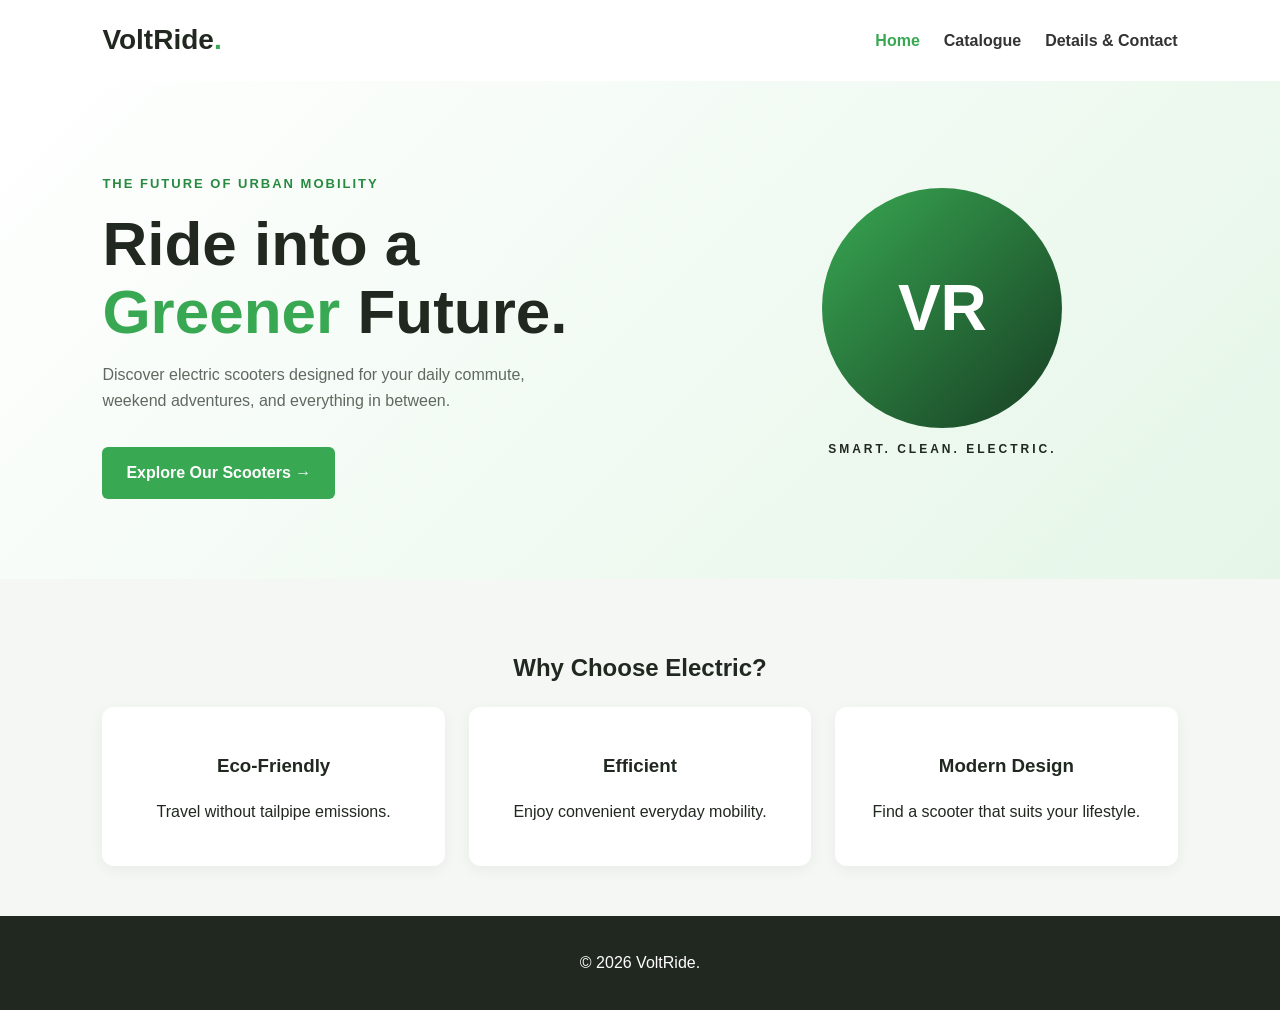
<file: index.html>
<!DOCTYPE html>
<html lang="en">
<head>
    <meta charset="UTF-8">
    <meta name="viewport" content="width=device-width, initial-scale=1.0">
    <title>VoltRide | Home</title>
    <link rel="stylesheet" href="style.css">
</head>
<body>

    <header class="header">
        <a href="index.html" class="logo">VoltRide<span>.</span></a>

        <nav class="topnav">
            <a href="index.html" class="active">Home</a>
            <a href="catalogue.html">Catalogue</a>
            <a href="details.html">Details & Contact</a>
        </nav>
    </header>

    <main>
        <section class="hero">
            <div class="hero-content">
                <p class="eyebrow">THE FUTURE OF URBAN MOBILITY</p>

                <h1>Ride into a <span>Greener</span> Future.</h1>

                <p class="hero-text">
                    Discover electric scooters designed for your daily
                    commute, weekend adventures, and everything in between.
                </p>

                <a href="catalogue.html" class="btn">
                    Explore Our Scooters →
                </a>
            </div>

            <div class="hero-visual">
                <div class="hero-circle">VR</div>
                <p>SMART. CLEAN. ELECTRIC.</p>
            </div>
        </section>

        <section class="features">
            <h2>Why Choose Electric?</h2>

            <div class="feature-container">
                <article class="feature-card">
                    <h3>Eco-Friendly</h3>
                    <p>Travel without tailpipe emissions.</p>
                </article>

                <article class="feature-card">
                    <h3>Efficient</h3>
                    <p>Enjoy convenient everyday mobility.</p>
                </article>

                <article class="feature-card">
                    <h3>Modern Design</h3>
                    <p>Find a scooter that suits your lifestyle.</p>
                </article>
            </div>
        </section>
    </main>

    <footer>
        <p>&copy; 2026 VoltRide.</p>
    </footer>

</body>
</html>
</file>
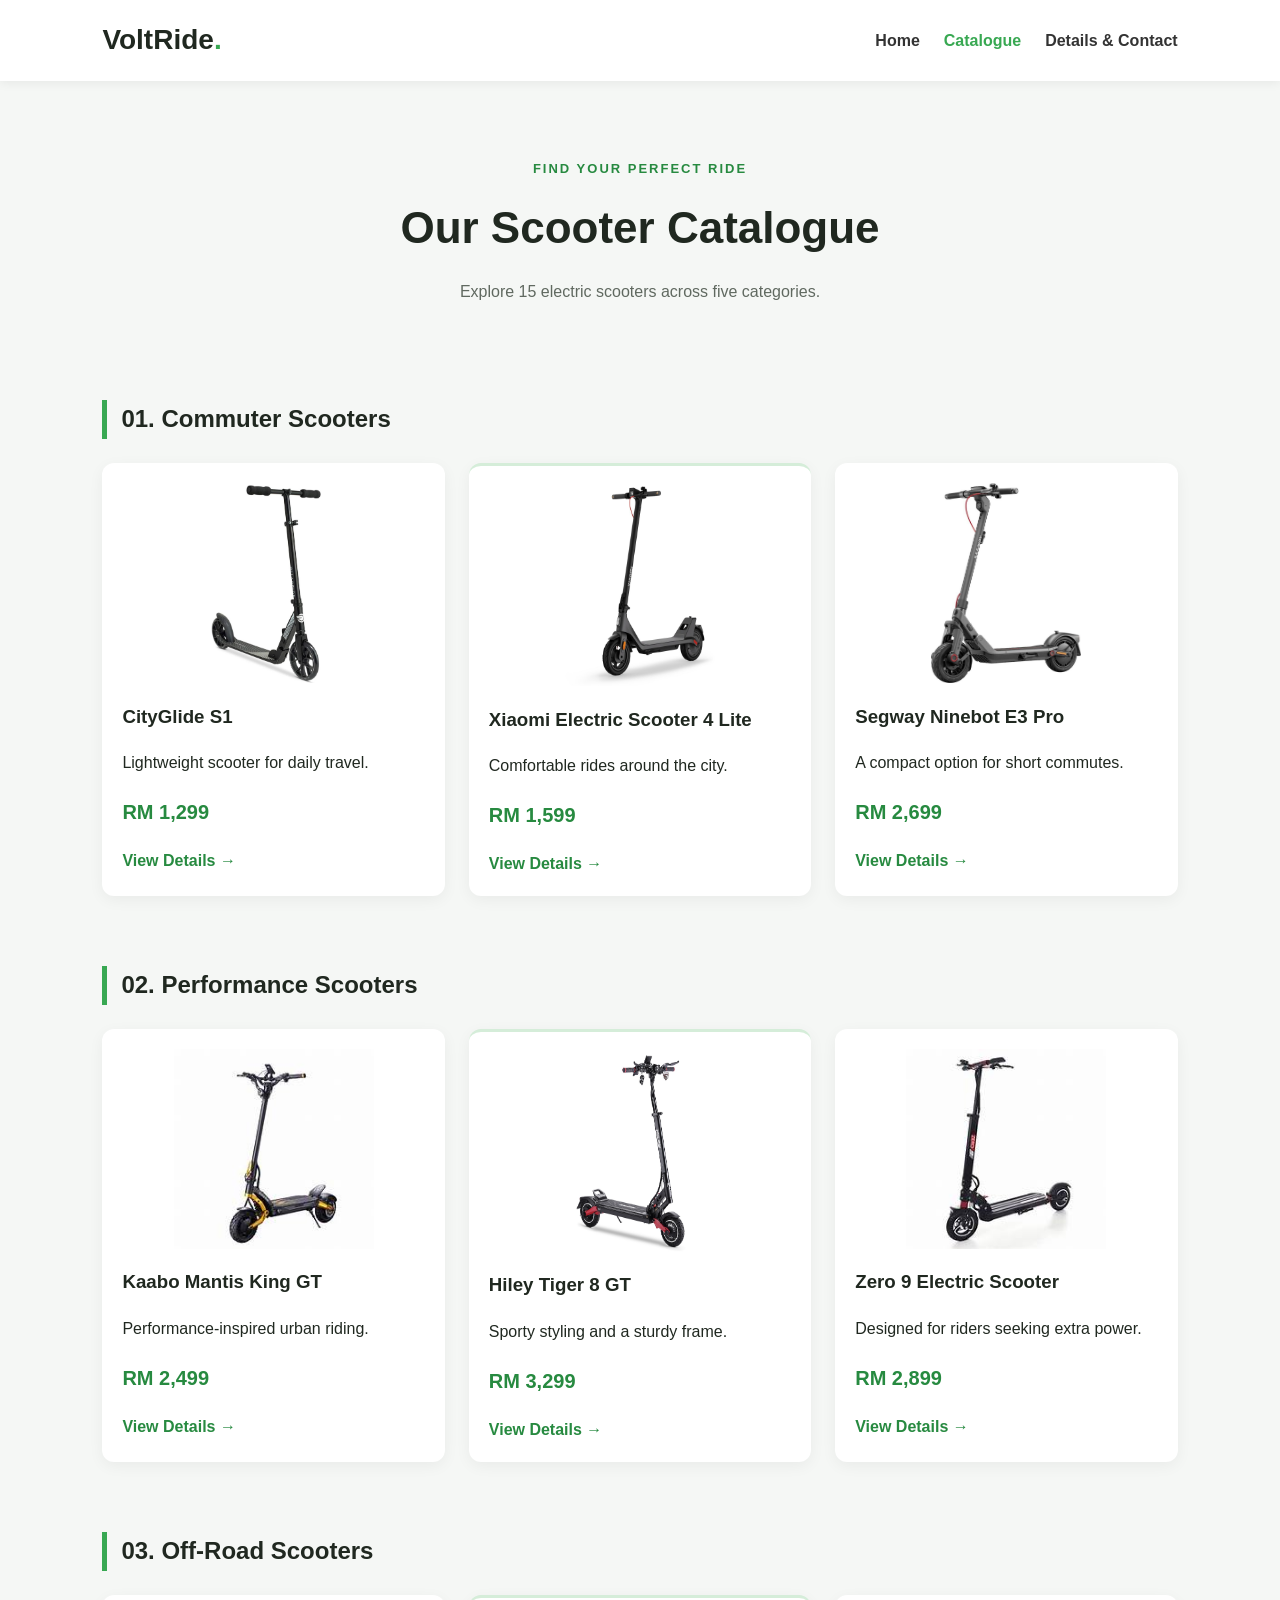
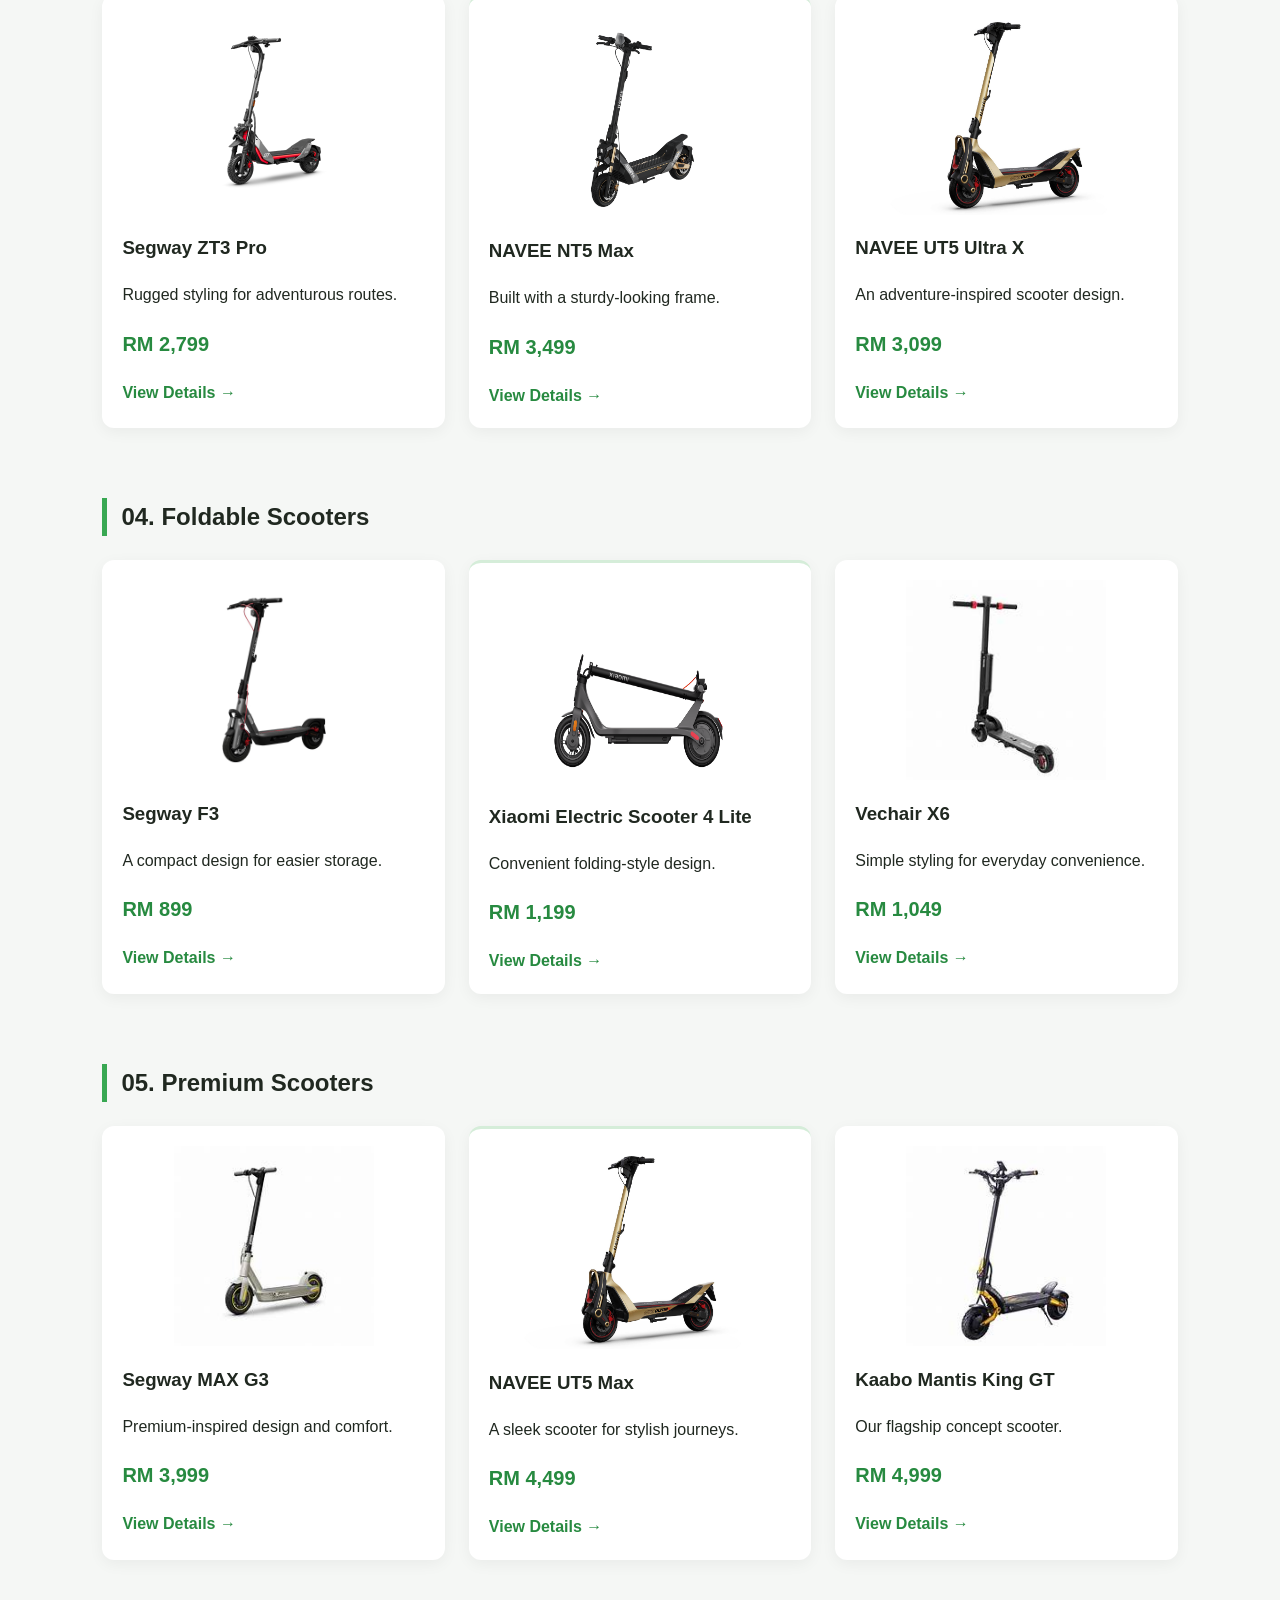
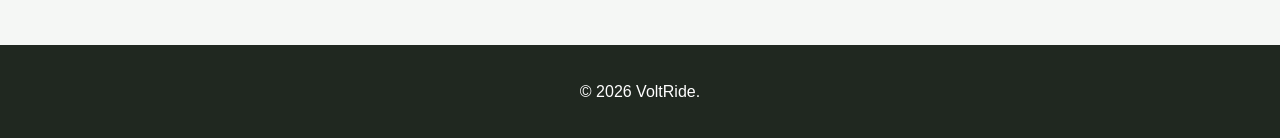
<file: catalogue.html>
<!DOCTYPE html>
<html lang="en">
<head>
    <meta charset="UTF-8">
    <meta name="viewport" content="width=device-width, initial-scale=1.0">
    <title>VoltRide | Catalogue</title>
    <link rel="stylesheet" href="style.css">
</head>
<body>

    <header class="header">
        <a href="index.html" class="logo">VoltRide<span>.</span></a>

        <nav class="topnav">
            <a href="index.html">Home</a>
            <a href="catalogue.html" class="active">Catalogue</a>
            <a href="details.html">Details & Contact</a>
        </nav>
    </header>

    <main class="catalogue-page">
        <section class="page-heading">
            <p class="eyebrow">FIND YOUR PERFECT RIDE</p>
            <h1>Our Scooter Catalogue</h1>
            <p>Explore 15 electric scooters across five categories.</p>
        </section>

       
        <section class="product-category" id="commuter">
            <h2>01. Commuter Scooters</h2>
            <div class="product-grid">

                <article class="product-card">
                    <div class="product-image">
                        <img src="cityglide.jpg" alt="City Glide S1" width="150" height="200">
                    </div>
                    <h3><a href="details.html#vr101">CityGlide S1</a></h3>
                    <p>Lightweight scooter for daily travel.</p>
                    <p class="price">RM 1,299</p>
                    <a class="product-link" href="details.html#vr101">View Details →</a>
                </article>

                <article class="product-card">
                    <div class="product-image">
                        <img src="xiaomi.jpg" alt="Xiaomi Electric Scooter 4 Lite" width="150" height="200">
                    </div>
                    <h3><a href="details.html#vr102">Xiaomi Electric Scooter 4 Lite</a></h3>
                    <p>Comfortable rides around the city.</p>
                    <p class="price">RM 1,599</p>
                    <a class="product-link" href="details.html#vr102">View Details →</a>
                </article>

                <article class="product-card">
                    <div class="product-image">
                        <img src="segway.jpg" alt="Segway Ninebot E3 Pro" width="150" height="200">
                    </div>
                    <h3><a href="details.html#vr103">Segway Ninebot E3 Pro</a></h3>
                    <p>A compact option for short commutes.</p>
                    <p class="price">RM 2,699</p>
                    <a class="product-link" href="details.html#vr103">View Details →</a>
                </article>

            </div>
        </section>

      
        <section class="product-category" id="performance">
            <h2>02. Performance Scooters</h2>
            <div class="product-grid">

                <article class="product-card">
                    <div class="product-image">
                        <img src="mantis.jpg" alt="Kaabo Mantis King GT" width="200" height="200">
                    </div>
                    <h3><a href="details.html#vr201">Kaabo Mantis King GT</a></h3>
                    <p>Performance-inspired urban riding.</p>
                    <p class="price">RM 2,499</p>
                    <a class="product-link" href="details.html#vr201">View Details →</a>
                </article>

                <article class="product-card">
                    <div class="product-image">
                        <img src="hiley.jpg" alt="Hiley Tiger 8 GT" width="225" height="200">
                    </div>
                    <h3><a href="details.html#vr202">Hiley Tiger 8 GT</a></h3>
                    <p>Sporty styling and a sturdy frame.</p>
                    <p class="price">RM 3,299</p>
                    <a class="product-link" href="details.html#vr202">View Details →</a>
                </article>

                <article class="product-card">
                   <div class="product-image">
                        <img src="zero.jpg" alt="Zero 9 Electric Scooter" width="200" height="200">
                    </div>
                    <h3><a href="details.html#vr203">Zero 9 Electric Scooter</a></h3>
                    <p>Designed for riders seeking extra power.</p>
                    <p class="price">RM 2,899</p>
                    <a class="product-link" href="details.html#vr203">View Details →</a>
                </article>

            </div>
        </section>

      
        <section class="product-category" id="offroad">
            <h2>03. Off-Road Scooters</h2>
            <div class="product-grid">

                <article class="product-card">
                    <div class="product-image">
                        <img src="zt3.png" alt="Segway ZT3 Pro" width="200" height="200">
                    </div>
                    <h3><a href="details.html#vr301">Segway ZT3 Pro</a></h3>
                    <p>Rugged styling for adventurous routes.</p>
                    <p class="price">RM 2,799</p>
                    <a class="product-link" href="details.html#vr301">View Details →</a>
                </article>

                <article class="product-card">
                    <div class="product-image">
                        <img src="nt5.png" alt="NAVEE NT5 Max" width="295" height="200">
                    </div>
                    <h3><a href="details.html#vr302">NAVEE NT5 Max</a></h3>
                    <p>Built with a sturdy-looking frame.</p>
                    <p class="price">RM 3,499</p>
                    <a class="product-link" href="details.html#vr302">View Details →</a>
                </article>

                <article class="product-card">
                    <div class="product-image">
                        <img src="ut5.jpg" alt="NAVEE UT5 Ultra X" width="250" height="200">
                    </div>
                    <h3><a href="details.html#vr303">NAVEE UT5 Ultra X</a></h3>
                    <p>An adventure-inspired scooter design.</p>
                    <p class="price">RM 3,099</p>
                    <a class="product-link" href="details.html#vr303">View Details →</a>
                </article>

            </div>
        </section>

       
        <section class="product-category" id="foldable">
            <h2>04. Foldable Scooters</h2>
            <div class="product-grid">

                <article class="product-card">
                    <div class="product-image">
                        <img src="f3.jpg" alt="Segway F3" width="200" height="200">
                    </div>
                    <h3><a href="details.html#vr401">Segway F3</a></h3>
                    <p>A compact design for easier storage.</p>
                    <p class="price">RM 899</p>
                    <a class="product-link" href="details.html#vr401">View Details →</a>
                </article>

                <article class="product-card">
                    <div class="product-image">
                        <img src="2nd.png" alt="Xiaomi Electric Scooter 4 Lite" width="260" height="200">
                    </div>
                    <h3><a href="details.html#vr402">Xiaomi Electric Scooter 4 Lite</a></h3>
                    <p>Convenient folding-style design.</p>
                    <p class="price">RM 1,199</p>
                    <a class="product-link" href="details.html#vr402">View Details →</a>
                </article>

                <article class="product-card">
                    <div class="product-image">
                        <img src="x6.jpg" alt="Vechair X6" width="200" height="200">
                    </div>
                    <h3><a href="details.html#vr403">Vechair X6</a></h3>
                    <p>Simple styling for everyday convenience.</p>
                    <p class="price">RM 1,049</p>
                    <a class="product-link" href="details.html#vr403">View Details →</a>
                </article>

            </div>
        </section>

        <!-- Category 5 -->
        <section class="product-category" id="premium">
            <h2>05. Premium Scooters</h2>
            <div class="product-grid">

                <article class="product-card">
                    <div class="product-image">
                        <img src="max3.jpg" alt="Segway MAX G3" width="200" height="200">
                    </div>
                    <h3><a href="details.html#vr501">Segway MAX G3</a></h3>
                    <p>Premium-inspired design and comfort.</p>
                    <p class="price">RM 3,999</p>
                    <a class="product-link" href="details.html#vr501">View Details →</a>
                </article>

                <article class="product-card">
                    <div class="product-image">
                        <img src="ut5.jpg" alt="NAVEE UT5 Max" width="250" height="200">
                    </div>
                    <h3><a href="details.html#vr502">NAVEE UT5 Max</a></h3>
                    <p>A sleek scooter for stylish journeys.</p>
                    <p class="price">RM 4,499</p>
                    <a class="product-link" href="details.html#vr502">View Details →</a>
                </article>

                <article class="product-card">
                    <div class="product-image">
                        <img src="mantis.jpg" alt="Kaabo Mantis King GT" width="200" height="200">
                    </div>
                    <h3><a href="details.html#vr503">Kaabo Mantis King GT</a></h3>
                    <p>Our flagship concept scooter.</p>
                    <p class="price">RM 4,999</p>
                    <a class="product-link" href="details.html#vr503">View Details →</a>
                </article>

            </div>
        </section>

        
    </main>

    <footer>
        <p>&copy; 2026 VoltRide.</p>
    </footer>

</body>
</html>
</file>
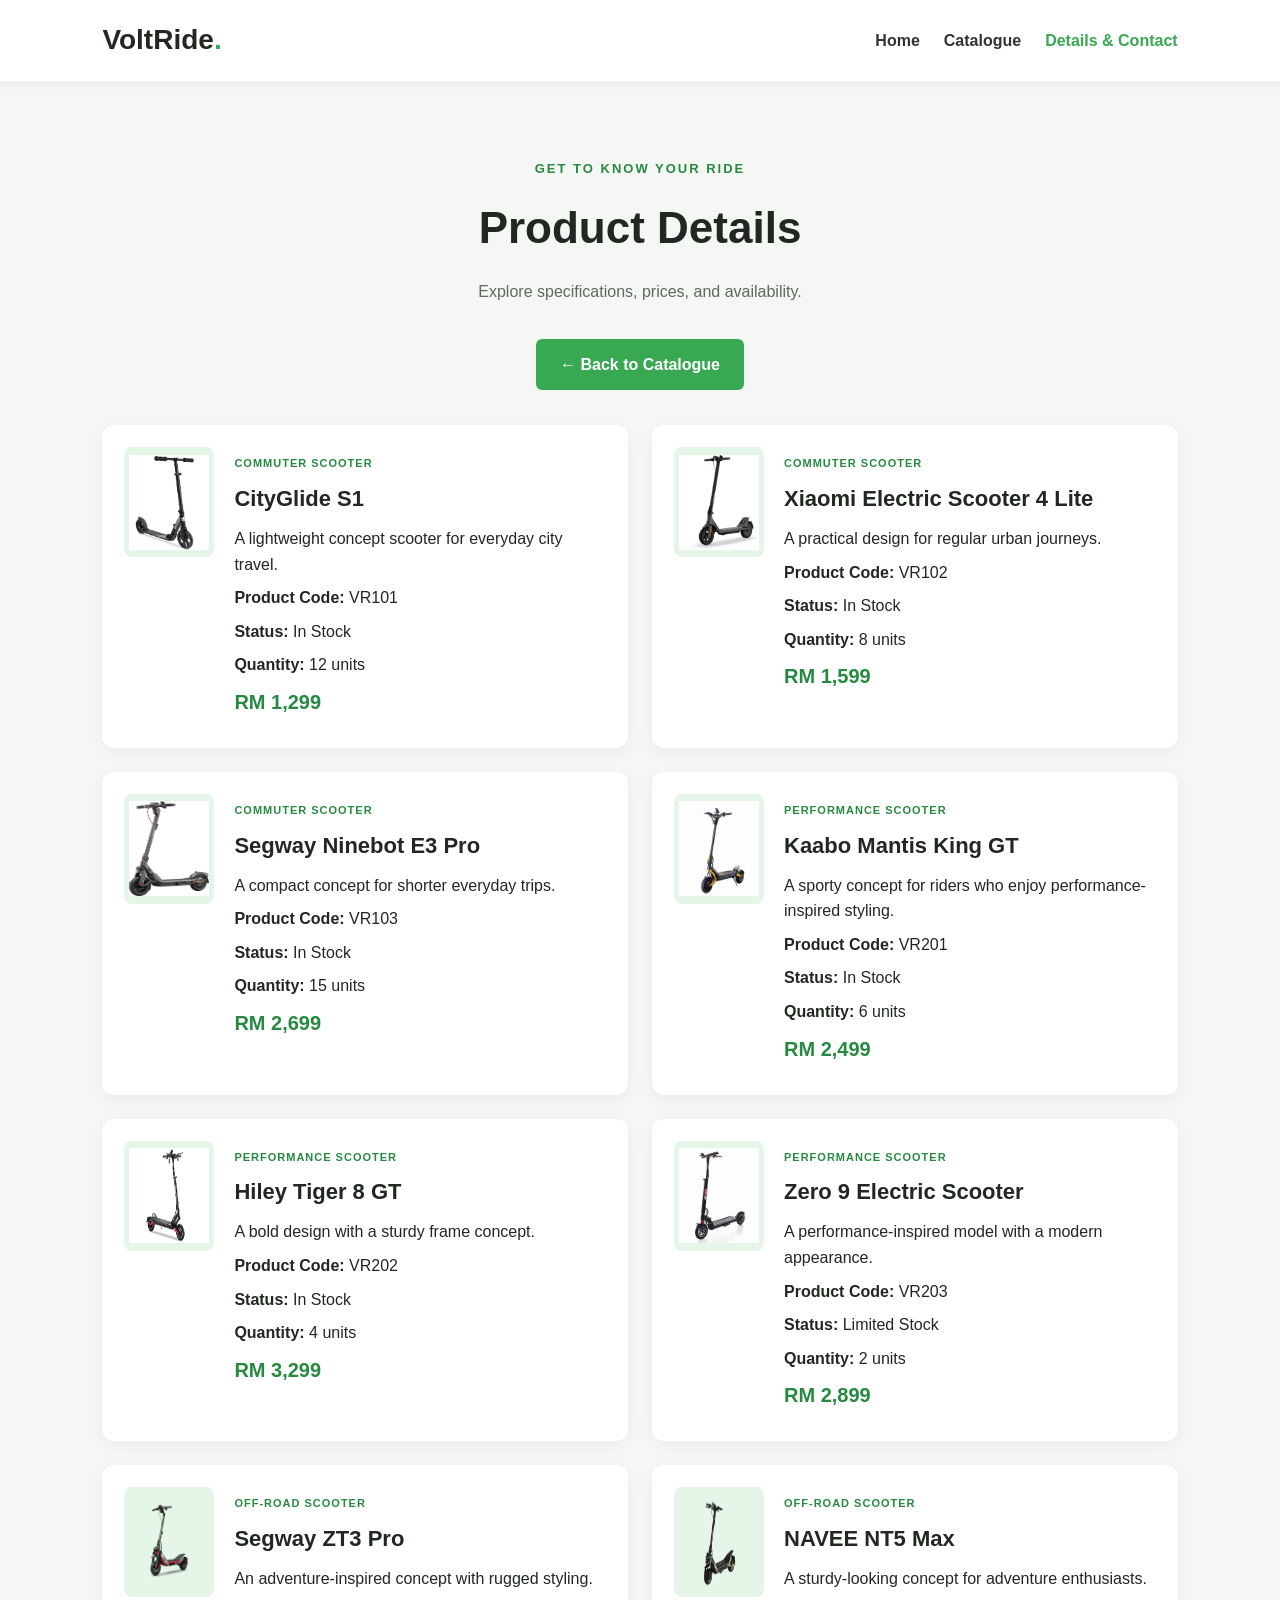
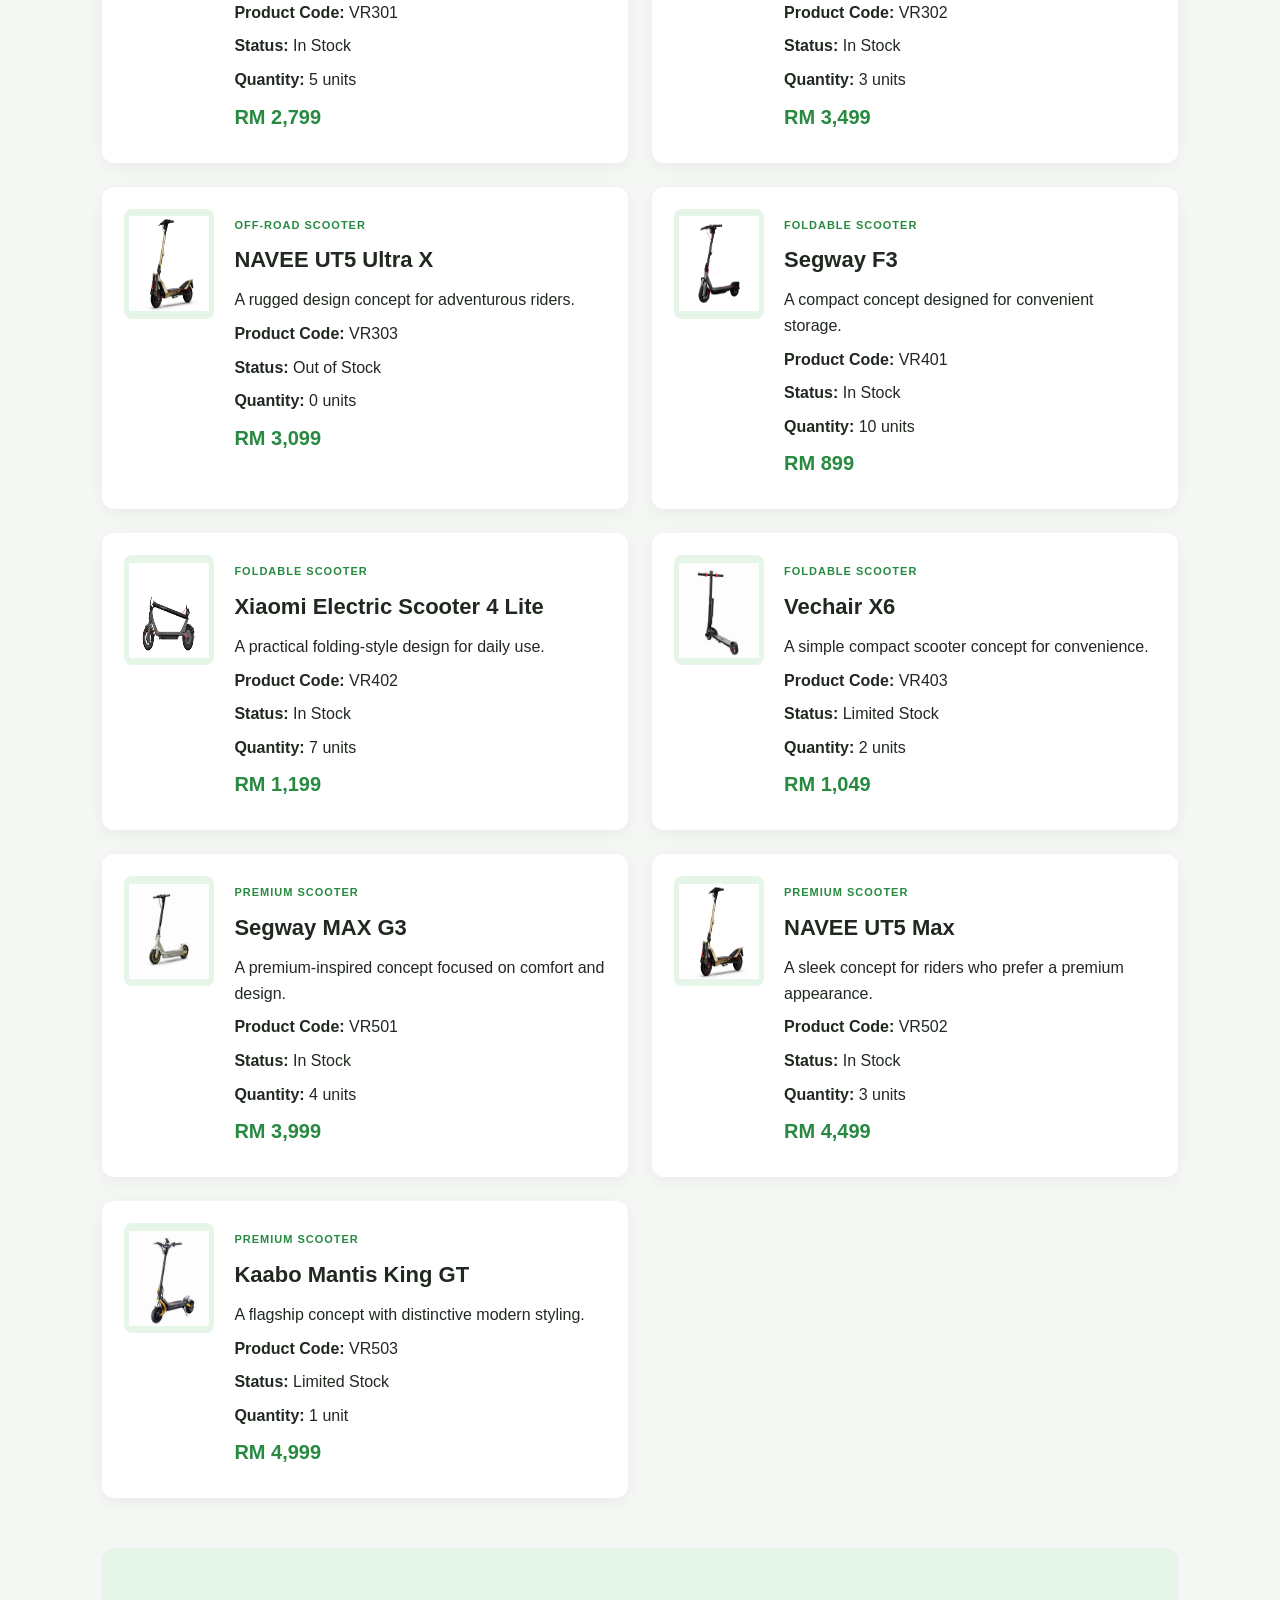
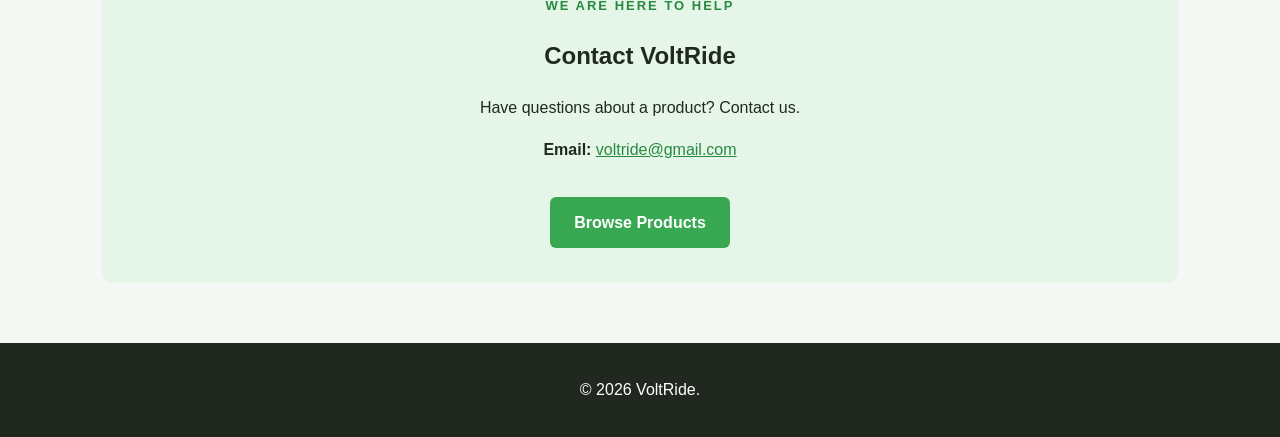
<file: details.html>
<!DOCTYPE html>
<html lang="en">
<head>
    <meta charset="UTF-8">
    <meta name="viewport" content="width=device-width, initial-scale=1.0">
    <title>VoltRide | Product Details</title>
    <link rel="stylesheet" href="style.css">
</head>
<body>

    <header class="header">
        <a href="index.html" class="logo">VoltRide<span>.</span></a>

        <nav class="topnav">
            <a href="index.html">Home</a>
            <a href="catalogue.html">Catalogue</a>
            <a href="details.html" class="active">Details & Contact</a>
        </nav>
    </header>

    <main class="details-page">
        <section class="page-heading">
            <p class="eyebrow">GET TO KNOW YOUR RIDE</p>
            <h1>Product Details</h1>
            <p>Explore specifications, prices, and availability.</p>
            <a href="catalogue.html" class="btn">← Back to Catalogue</a>
        </section>

        <section class="details-grid">

            <article class="detail-card" id="vr101">
                <div class="detail-picture">
                    <img src="cityglide.jpg" alt="CityGlide" width="80" height="95">
                </div>
                <div class="detail-info">
                    <p class="eyebrow">COMMUTER SCOOTER</p>
                    <h2>CityGlide S1</h2>
                    <p>A lightweight concept scooter for everyday city travel.</p>
                    <p><strong>Product Code:</strong> VR101</p>
                    <p><strong>Status:</strong> In Stock</p>
                    <p><strong>Quantity:</strong> 12 units</p>
                    <p class="price">RM 1,299</p>
                </div>
            </article>

            <article class="detail-card" id="vr102">
                <div class="detail-picture">
                    <img src="xiaomi.jpg" alt="Xiaomi Electric Scooter 4 Lite" width="80" height="95">
                </div>
                <div class="detail-info">
                    <p class="eyebrow">COMMUTER SCOOTER</p>
                    <h2>Xiaomi Electric Scooter 4 Lite</h2>
                    <p>A practical design for regular urban journeys.</p>
                    <p><strong>Product Code:</strong> VR102</p>
                    <p><strong>Status:</strong> In Stock</p>
                    <p><strong>Quantity:</strong> 8 units</p>
                    <p class="price">RM 1,599</p>
                </div>
            </article>

            <article class="detail-card" id="vr103">
                <div class="detail-picture">
                    <img src="segway.jpg" alt="Segway Ninebot E3 Pro" width="80" height="95">
                </div>
                <div class="detail-info">
                    <p class="eyebrow">COMMUTER SCOOTER</p>
                    <h2>Segway Ninebot E3 Pro</h2>
                    <p>A compact concept for shorter everyday trips.</p>
                    <p><strong>Product Code:</strong> VR103</p>
                    <p><strong>Status:</strong> In Stock</p>
                    <p><strong>Quantity:</strong> 15 units</p>
                    <p class="price">RM 2,699</p>
                </div>
            </article>


            <article class="detail-card" id="vr201">
                <div class="detail-picture">
                    <img src="mantis.jpg" alt="Kaabo Mantis King GT" width="80" height="95">
                </div>
                <div class="detail-info">
                    <p class="eyebrow">PERFORMANCE SCOOTER</p>
                    <h2>Kaabo Mantis King GT</h2>
                    <p>A sporty concept for riders who enjoy performance-inspired styling.</p>
                    <p><strong>Product Code:</strong> VR201</p>
                    <p><strong>Status:</strong> In Stock</p>
                    <p><strong>Quantity:</strong> 6 units</p>
                    <p class="price">RM 2,499</p>
                </div>
            </article>

            <article class="detail-card" id="vr202">
                <div class="detail-picture">
                    <img src="hiley.jpg" alt="Hiley Tiger 8 GT" width="80" height="95">
                </div>
                <div class="detail-info">
                    <p class="eyebrow">PERFORMANCE SCOOTER</p>
                    <h2>Hiley Tiger 8 GT</h2>
                    <p>A bold design with a sturdy frame concept.</p>
                    <p><strong>Product Code:</strong> VR202</p>
                    <p><strong>Status:</strong> In Stock</p>
                    <p><strong>Quantity:</strong> 4 units</p>
                    <p class="price">RM 3,299</p>
                </div>
            </article>

            <article class="detail-card" id="vr203">
                <div class="detail-picture">
                    <img src="zero.jpg" alt="Zero 9 Electric Scooter" width="80" height="95">
                </div>
                <div class="detail-info">
                    <p class="eyebrow">PERFORMANCE SCOOTER</p>
                    <h2>Zero 9 Electric Scooter</h2>
                    <p>A performance-inspired model with a modern appearance.</p>
                    <p><strong>Product Code:</strong> VR203</p>
                    <p><strong>Status:</strong> Limited Stock</p>
                    <p><strong>Quantity:</strong> 2 units</p>
                    <p class="price">RM 2,899</p>
                </div>
            </article>


            <article class="detail-card" id="vr301">
                <div class="detail-picture">
                    <img src="zt3.png" alt="Segway ZT3 Pro" width="80" height="95">
                </div>
                <div class="detail-info">
                    <p class="eyebrow">OFF-ROAD SCOOTER</p>
                    <h2>Segway ZT3 Pro</h2>
                    <p>An adventure-inspired concept with rugged styling.</p>
                    <p><strong>Product Code:</strong> VR301</p>
                    <p><strong>Status:</strong> In Stock</p>
                    <p><strong>Quantity:</strong> 5 units</p>
                    <p class="price">RM 2,799</p>
                </div>
            </article>

            <article class="detail-card" id="vr302">
                <div class="detail-picture">
                    <img src="nt5.png" alt="NAVEE NT5 Max" width="90" height="95">
                </div>
                <div class="detail-info">
                    <p class="eyebrow">OFF-ROAD SCOOTER</p>
                    <h2>NAVEE NT5 Max</h2>
                    <p>A sturdy-looking concept for adventure enthusiasts.</p>
                    <p><strong>Product Code:</strong> VR302</p>
                    <p><strong>Status:</strong> In Stock</p>
                    <p><strong>Quantity:</strong> 3 units</p>
                    <p class="price">RM 3,499</p>
                </div>
            </article>

            <article class="detail-card" id="vr303">
                <div class="detail-picture">
                    <img src="ut5.jpg" alt="NAVEE UT5 Ultra X" width="80" height="95">
                </div>
                <div class="detail-info">
                    <p class="eyebrow">OFF-ROAD SCOOTER</p>
                    <h2>NAVEE UT5 Ultra X</h2>
                    <p>A rugged design concept for adventurous riders.</p>
                    <p><strong>Product Code:</strong> VR303</p>
                    <p><strong>Status:</strong> Out of Stock</p>
                    <p><strong>Quantity:</strong> 0 units</p>
                    <p class="price">RM 3,099</p>
                </div>
            </article>

            <article class="detail-card" id="vr401">
                <div class="detail-picture">
                    <img src="f3.jpg" alt="Segway F3" width="80" height="95">
                </div>
                <div class="detail-info">
                    <p class="eyebrow">FOLDABLE SCOOTER</p>
                    <h2>Segway F3</h2>
                    <p>A compact concept designed for convenient storage.</p>
                    <p><strong>Product Code:</strong> VR401</p>
                    <p><strong>Status:</strong> In Stock</p>
                    <p><strong>Quantity:</strong> 10 units</p>
                    <p class="price">RM 899</p>
                </div>
            </article>

            <article class="detail-card" id="vr402">
                <div class="detail-picture">
                    <img src="2nd.png" alt="Xiaomi Electric Scooter 4 Lite" width="80" height="95">
                </div>
                <div class="detail-info">
                    <p class="eyebrow">FOLDABLE SCOOTER</p>
                    <h2>Xiaomi Electric Scooter 4 Lite</h2>
                    <p>A practical folding-style design for daily use.</p>
                    <p><strong>Product Code:</strong> VR402</p>
                    <p><strong>Status:</strong> In Stock</p>
                    <p><strong>Quantity:</strong> 7 units</p>
                    <p class="price">RM 1,199</p>
                </div>
            </article>

            <article class="detail-card" id="vr403">
                <div class="detail-picture">
                    <img src="x6.jpg" alt="Vechair X6" width="80" height="95">
                </div>
                <div class="detail-info">
                    <p class="eyebrow">FOLDABLE SCOOTER</p>
                    <h2>Vechair X6</h2>
                    <p>A simple compact scooter concept for convenience.</p>
                    <p><strong>Product Code:</strong> VR403</p>
                    <p><strong>Status:</strong> Limited Stock</p>
                    <p><strong>Quantity:</strong> 2 units</p>
                    <p class="price">RM 1,049</p>
                </div>
            </article>


            <article class="detail-card" id="vr501">
                <div class="detail-picture">
                    <img src="max3.jpg" alt="Segway MAX G3" width="80" height="95">
                </div>
                <div class="detail-info">
                    <p class="eyebrow">PREMIUM SCOOTER</p>
                    <h2>Segway MAX G3</h2>
                    <p>A premium-inspired concept focused on comfort and design.</p>
                    <p><strong>Product Code:</strong> VR501</p>
                    <p><strong>Status:</strong> In Stock</p>
                    <p><strong>Quantity:</strong> 4 units</p>
                    <p class="price">RM 3,999</p>
                </div>
            </article>

            <article class="detail-card" id="vr502">
                <div class="detail-picture">
                    <img src="ut5.jpg" alt="NAVEE UT5 Max" width="80" height="95">
                </div>
                <div class="detail-info">
                    <p class="eyebrow">PREMIUM SCOOTER</p>
                    <h2>NAVEE UT5 Max</h2>
                    <p>A sleek concept for riders who prefer a premium appearance.</p>
                    <p><strong>Product Code:</strong> VR502</p>
                    <p><strong>Status:</strong> In Stock</p>
                    <p><strong>Quantity:</strong> 3 units</p>
                    <p class="price">RM 4,499</p>
                </div>
            </article>

            <article class="detail-card" id="vr503">
                <div class="detail-picture">
                    <img src="mantis.jpg" alt="Kaabo Mantis King GT" width="80" height="95">
                </div>
                <div class="detail-info">
                    <p class="eyebrow">PREMIUM SCOOTER</p>
                    <h2>Kaabo Mantis King GT</h2>
                    <p>A flagship concept with distinctive modern styling.</p>
                    <p><strong>Product Code:</strong> VR503</p>
                    <p><strong>Status:</strong> Limited Stock</p>
                    <p><strong>Quantity:</strong> 1 unit</p>
                    <p class="price">RM 4,999</p>
                </div>
            </article>

        </section>


        <section class="contact-section" id="contact">
            <p class="eyebrow">WE ARE HERE TO HELP</p>
            <h2>Contact VoltRide</h2>
            <p>Have questions about a product? Contact us.</p>
            <p><strong>Email:</strong>
                <a href="mailto:voltride@gmail.com">voltride@gmail.com</a>
            </p>

            <a href="catalogue.html" class="btn">Browse Products</a>
        </section>

    </main>

    <footer>
        <p>&copy; 2026 VoltRide.</p>
    </footer>

</body>
</html>
</file>
<file: style.css>
* {
    box-sizing: border-box;
}

body {
    margin: 0;
    font-family: Arial, Helvetica, sans-serif;
    background-color: #f5f7f5;
    color: #202820;
    line-height: 1.6;
}

.header {
    display: flex;
    justify-content: space-between;
    align-items: center;
    padding: 18px 8%;
    background-color: #ffffff;
    box-shadow: 0 2px 10px #00000010;
}

.logo {
    font-size: 28px;
    font-weight: bold;
    color: #202820;
    text-decoration: none;
}

.logo span,
.hero h1 span {
    color: #38a852;
}

.topnav {
    display: flex;
    gap: 24px;
}

.topnav a {
    text-decoration: none;
    color: #333333;
    font-weight: bold;
    transition: color 0.3s ease;
}

.topnav a:hover,
.topnav a.active {
    color: #38a852;
}

.hero {
    display: grid;
    grid-template-columns: 1.2fr 1fr;
    align-items: center;
    gap: 40px;
    padding: 80px 8%;
    background: linear-gradient(135deg, #ffffff, #e5f6e8);
}

.eyebrow {
    color: #278a40;
    font-size: 13px;
    font-weight: bold;
    letter-spacing: 2px;
}

.hero h1 {
    font-size: clamp(36px, 5vw, 62px);
    line-height: 1.1;
    margin: 15px 0;
}

.hero-text {
    color: #606960;
    max-width: 480px;
}

.btn {
    display: inline-block;
    margin-top: 18px;
    padding: 13px 24px;
    background-color: #38a852;
    color: white;
    text-decoration: none;
    border-radius: 6px;
    font-weight: bold;
    transition: transform 0.3s, background-color 0.3s;
}

.btn:hover {
    background-color: #267b3a;
    transform: translateY(-3px);
}

.hero-visual {
    text-align: center;
}

.hero-circle {
    display: flex;
    justify-content: center;
    align-items: center;
    width: 240px;
    height: 240px;
    margin: auto;
    border-radius: 50%;
    background: linear-gradient(135deg, #38a852, #173e23);
    color: white;
    font-size: 64px;
    font-weight: bold;
    animation: float 3s ease-in-out infinite;
}

.hero-visual p {
    font-size: 12px;
    font-weight: bold;
    letter-spacing: 3px;
}

.features {
    padding: 50px 8%;
    text-align: center;
}

.feature-container {
    display: flex;
    justify-content: center;
    gap: 24px;
    flex-wrap: wrap;
}

.feature-card {
    flex: 1 1 200px;
    padding: 25px;
    background-color: white;
    border-radius: 12px;
    box-shadow: 0 4px 15px #0000000d;
    transition: transform 0.3s;
}

.feature-card:hover {
    transform: translateY(-6px);
}

@keyframes float {
    0%, 100% {
        transform: translateY(0);
    }

    50% {
        transform: translateY(-12px);
    }
}

footer {
    padding: 18px;
    background-color: #202820;
    color: white;
    text-align: center;
}

@media (max-width: 700px) {
    .header {
        flex-direction: column;
        gap: 15px;
    }

    .topnav {
        gap: 12px;
        flex-wrap: wrap;
        justify-content: center;
    }

    .hero {
        grid-template-columns: 1fr;
        text-align: center;
        padding: 50px 6%;
    }

    .hero-text {
        margin: auto;
    }

    .hero-circle {
        width: 180px;
        height: 180px;
    }
}



.catalogue-page,
.details-page {
    padding: 30px 8% 60px;
}

.page-heading {
    text-align: center;
    padding: 35px 0;
}

.page-heading h1 {
    font-size: clamp(30px, 4vw, 44px);
    margin: 10px 0;
}

.page-heading > p:not(.eyebrow) {
    color: #606960;
}


.product-category {
    padding: 25px 0;
    scroll-margin-top: 20px;
}

.product-category h2 {
    border-left: 5px solid #38a852;
    padding-left: 14px;
    margin-bottom: 24px;
}


.product-grid {
    display: grid;
    grid-template-columns: repeat(3, minmax(0, 1fr));
    gap: 24px;
}


.product-card {
    background-color: white;
    padding: 20px;
    border-radius: 12px;
    box-shadow: 0 4px 15px #0000000d;
    transition: transform 0.3s, box-shadow 0.3s;
}


.product-card > .product-image {
    display: flex;
    justify-content: center;
    align-items: center;
    min-height: 150px;
    border-radius: 8px;
    font-size: 65px;
}


.product-card h3 a {
    color: #202820;
    text-decoration: none;
}

.product-card h3 a:hover {
    color: #38a852;
}


.product-card:hover {
    transform: translateY(-6px);
    box-shadow: 0 10px 25px #00000018;
}


.price {
    color: #278a40;
    font-size: 20px;
    font-weight: bold;
}

.product-link {
    display: inline-block;
    color: #278a40;
    text-decoration: none;
    font-weight: bold;
}

.product-link:hover {
    text-decoration: underline;
}


.product-card:nth-child(even) {
    border-top: 3px solid #d5edd9;
}

/* ===== DETAILS PAGE ===== */

.details-grid {
    display: grid;
    grid-template-columns: repeat(2, minmax(0, 1fr));
    gap: 24px;
}

.detail-card {
    display: flex;
    align-items: flex-start;
    gap: 20px;
    padding: 22px;
    background-color: white;
    border-radius: 12px;
    box-shadow: 0 4px 15px #0000000d;
    scroll-margin-top: 20px;
    transition: transform 0.3s, box-shadow 0.3s;
}

.detail-card:target {
    border: 2px solid #38a852;
    background-color: #f0faf1;
    animation: highlight 0.7s ease;
}

.detail-card:hover {
    transform: translateY(-4px);
    box-shadow: 0 8px 20px #00000012;
}

.detail-picture {
    display: flex;
    justify-content: center;
    align-items: center;
    flex: 0 0 90px;
    min-height: 110px;
    background: #e5f6e8;
    border-radius: 8px;
    font-size: 45px;
}

.detail-info {
    min-width: 0;
}

.detail-info h2 {
    margin: 5px 0 10px;
    font-size: 22px;
}

.detail-info p {
    margin: 8px 0;
    overflow-wrap: anywhere;
}

.detail-info .eyebrow {
    font-size: 11px;
    letter-spacing: 1px;
}

/* Highlight animation for selected product */
@keyframes highlight {
    from {
        box-shadow: 0 0 0 5px #38a85240;
    }

    to {
        box-shadow: 0 0 0 0 transparent;
    }
}

/* ===== CONTACT SECTION ===== */

.contact-section {
    margin-top: 50px;
    padding: 35px;
    text-align: center;
    background-color: #e5f6e8;
    border-radius: 12px;
}

.contact-section a:not(.btn) {
    color: #278a40;
}

.disclaimer {
    margin-top: 30px;
    color: #606960;
    font-size: 12px;
    text-align: center;
}

/* ===== RESPONSIVE DESIGN ===== */

@media (max-width: 900px) {
    .product-grid {
        grid-template-columns: repeat(2, minmax(0, 1fr));
    }

    .details-grid {
        grid-template-columns: 1fr;
    }
}

@media (max-width: 600px) {
    .catalogue-page,
    .details-page {
        padding-left: 5%;
        padding-right: 5%;
    }

    .product-grid {
        grid-template-columns: 1fr;
    }

    .detail-card {
        flex-direction: column;
    }

    .detail-picture {
        width: 100%;
    }

    .contact-section {
        padding: 24px 15px;
    }
}
</file>
